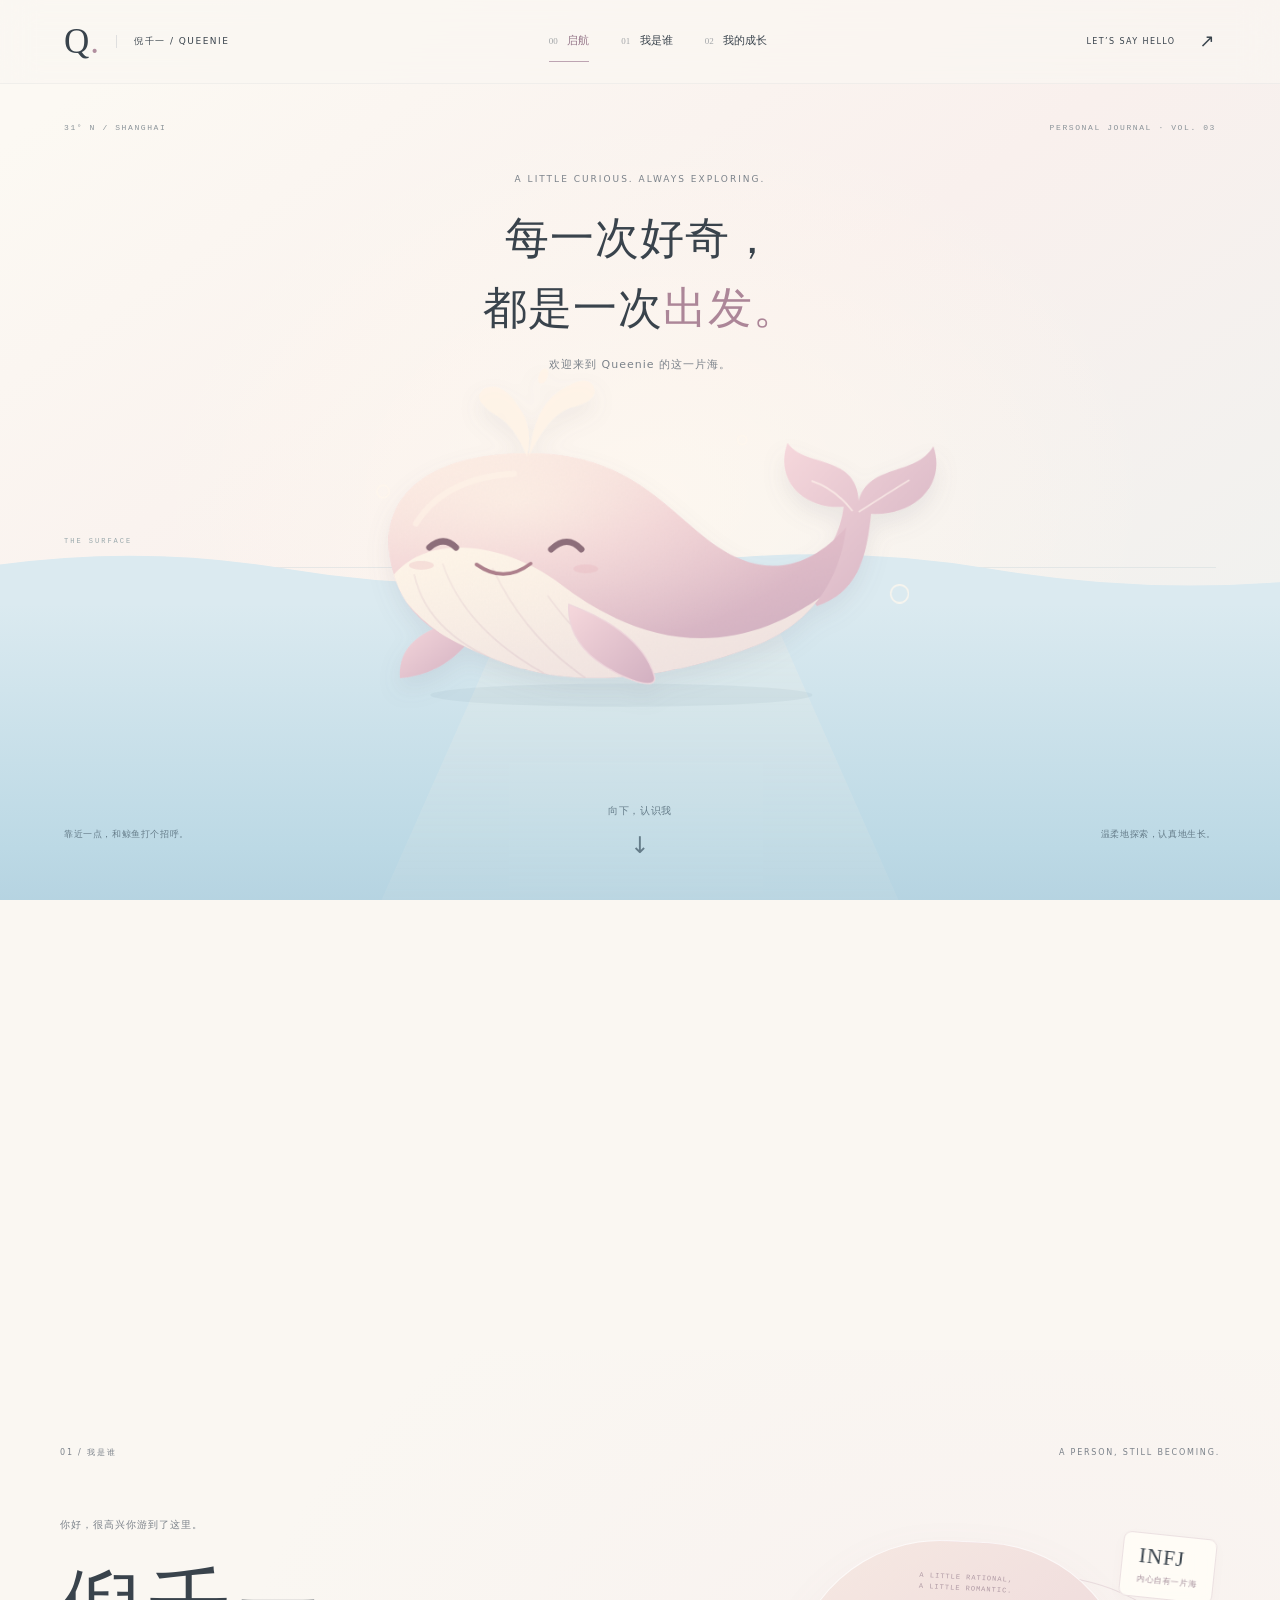
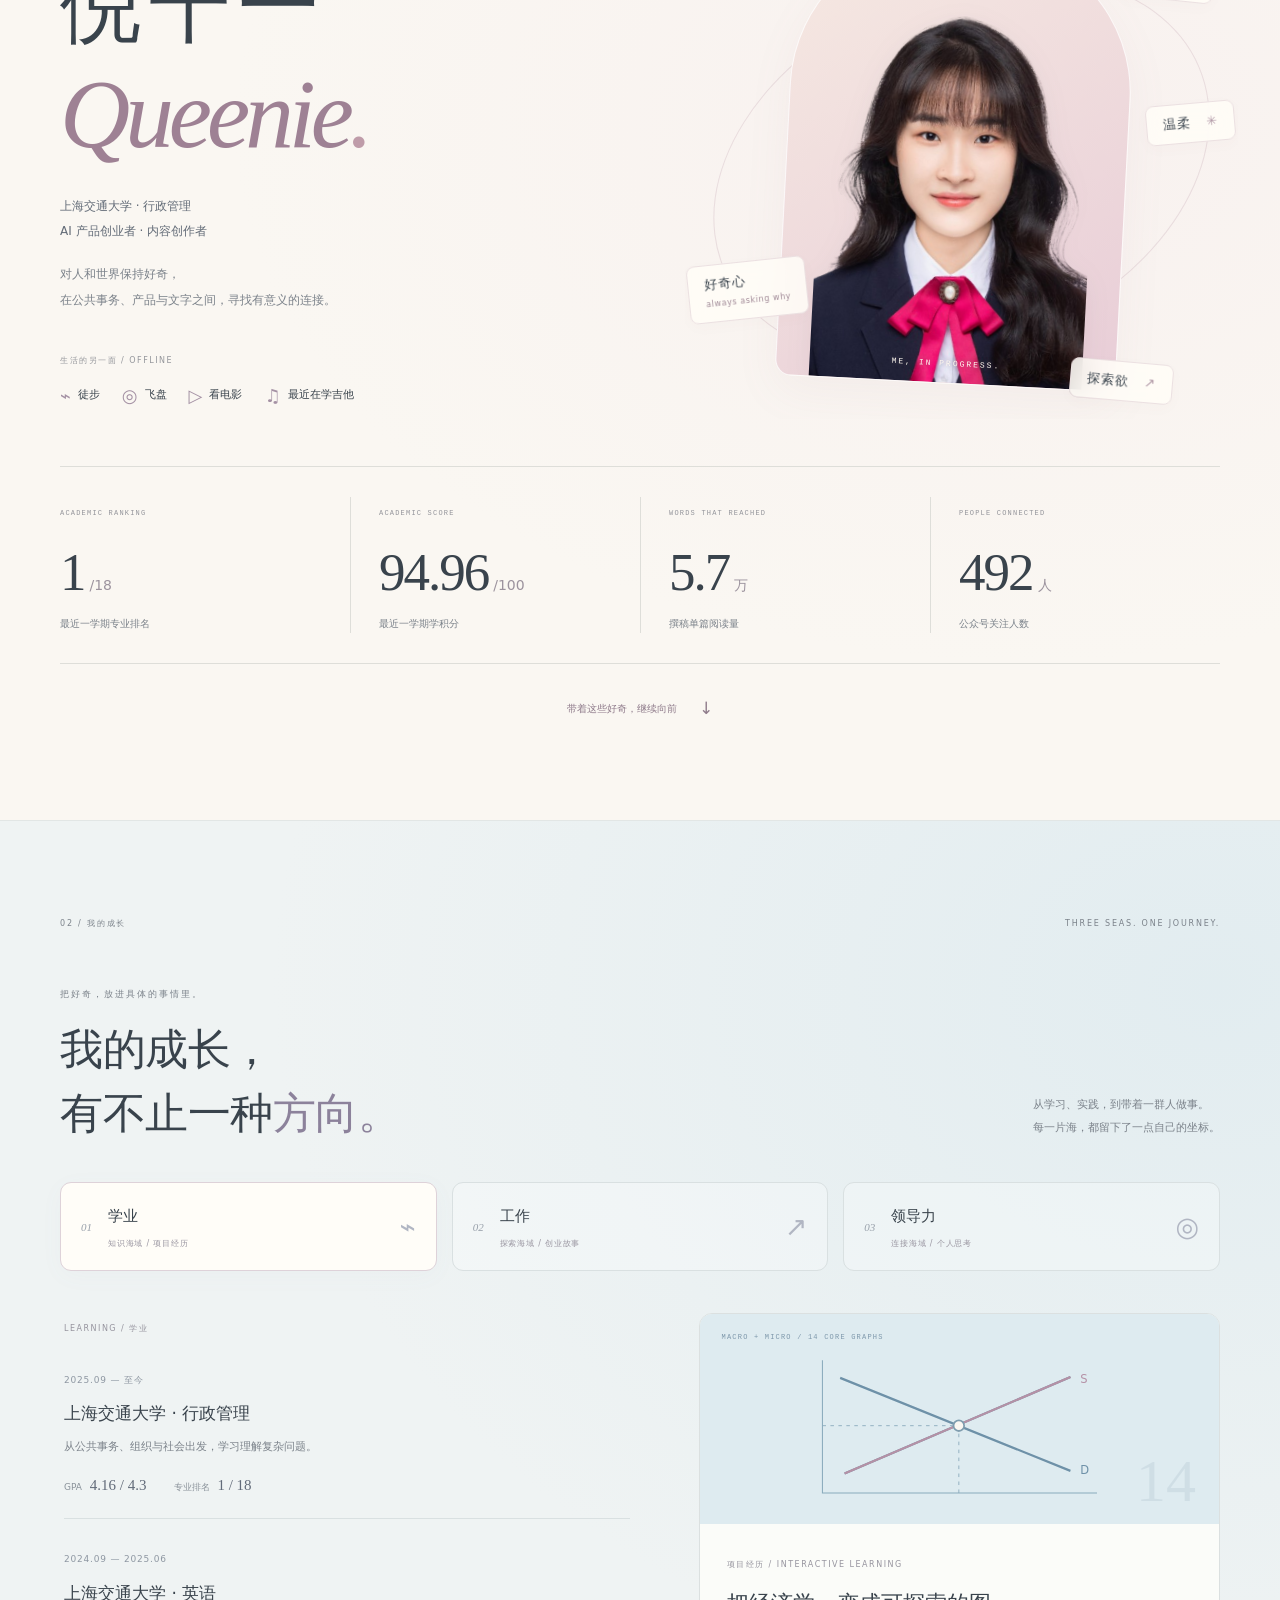
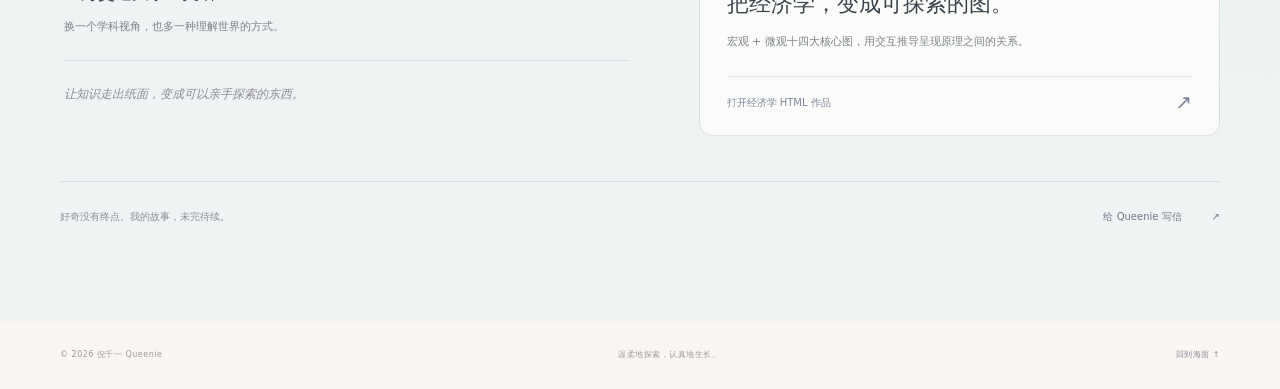
<file: index.html>
<!doctype html>
<html lang="zh-CN"><head><meta charset="utf-8"><meta name="viewport" content="width=device-width,initial-scale=1"><meta name="theme-color" content="#faf7f2"><meta name="description" content="倪千一 Queenie，上海交通大学行政管理学生、AI 产品创业者、内容创作者。好奇、探索，驶向自己的海域。"><title>倪千一 Queenie · 未完待续</title><link rel="icon" href="whale-mark.svg" type="image/svg+xml"><link rel="stylesheet" href="style.css"></head>
<body><a class="skip" href="#about">跳过启动页，认识我</a><div class="progress" aria-hidden="true"></div>
<header class="header"><a href="#surface" class="brand" aria-label="返回鲸鱼启动页">Q<span>.</span><small>倪千一 / QUEENIE</small></a><nav aria-label="主导航"><a href="#surface" class="active" data-nav="surface"><span>00</span> 启航</a><a href="#about" data-nav="about"><span>01</span> 我是谁</a><a href="#growth" data-nav="growth"><span>02</span> 我的成长</a></nav><a class="header-note" href="mailto:nicole-niqianyi@sjtu.edu.cn">LET’S SAY HELLO <span>↗</span></a></header>
<main>
<section id="surface" class="launch" aria-labelledby="launch-title"><div class="launch-stage"><div class="sky-glow" aria-hidden="true"></div><div class="scene-coordinates" aria-hidden="true"><span>31° N / SHANGHAI</span><span>PERSONAL JOURNAL · VOL. 03</span></div><div class="launch-heading"><p class="eyebrow">A LITTLE CURIOUS. ALWAYS EXPLORING.</p><h1 id="launch-title">每一次好奇，<br>都是一次<span>出发。</span></h1><p class="launch-subtitle">欢迎来到 Queenie 的这一片海。</p></div><div class="horizon-label" aria-hidden="true"><i></i><span>THE SURFACE</span><i></i></div><div class="ocean" aria-hidden="true"><svg class="sea-line" viewBox="0 0 1440 110" preserveAspectRatio="none"><path d="M0 65Q180 10 360 55T720 55T1080 55T1440 65V110H0Z"/></svg><div class="waterlight"></div><span class="sea-depth">INTO THE BLUE / 向更深处探索</span><svg class="sea-floor-lines" viewBox="0 0 1440 300" preserveAspectRatio="none"><path d="M0 70Q300 0 600 70T1440 40M-50 150q300-60 600 0t950 0M-50 250q300-70 600 0t950 0"/></svg></div><div class="whale-travel" id="whale-travel"><div class="greeting-bubble" id="whale-greeting" aria-hidden="true">嗨，很高兴在这里遇见你。<span>点我，认识 Queenie ↗</span></div><button class="whale-button" id="whale" aria-label="和鲸鱼打招呼，展开倪千一的个人介绍" aria-haspopup="dialog"><svg viewBox="0 0 720 450" xmlns="http://www.w3.org/2000/svg" role="img" aria-label="一只温柔的淡粉色鲸鱼，靠近时会睁眼并挥动鳍打招呼"><defs><linearGradient id="body-color" x1=".2" y1="0" x2=".8" y2="1"><stop stop-color="#fbe4df"/><stop offset=".4" stop-color="#ecc4ce"/><stop offset="1" stop-color="#cdaebf"/></linearGradient><linearGradient id="belly-color" x1="0" y1="0" x2=".8" y2="1"><stop stop-color="#fff6e9"/><stop offset="1" stop-color="#eee0df"/></linearGradient><linearGradient id="fin-color" x1="0" x2="1" y1="0" y2="1"><stop stop-color="#f6d8dc"/><stop offset="1" stop-color="#d2b0c1"/></linearGradient><radialGradient id="body-light" cx=".28" cy=".2" r=".7"><stop stop-color="#fff5e8" stop-opacity=".75"/><stop offset="1" stop-color="#fff5e8" stop-opacity="0"/></radialGradient><filter id="whale-shadow" x="-20%" y="-20%" width="150%" height="160%"><feDropShadow dx="0" dy="12" stdDeviation="12" flood-color="#807c8e" flood-opacity=".13"/></filter><filter id="whale-grain"><feTurbulence type="fractalNoise" baseFrequency=".48" numOctaves="3" stitchTiles="stitch"/><feColorMatrix type="saturate" values="0"/><feComponentTransfer><feFuncA type="linear" slope=".035"/></feComponentTransfer><feBlend in="SourceGraphic" mode="soft-light"/></filter><clipPath id="whale-clip"><path d="M86 250C53 159 117 105 230 105c126-3 168 77 225 110 49 29 96 20 137-27-7 58-37 107-101 133-95 37-205 52-291 17-67-26-99-47-114-88Z"/></clipPath></defs>
<ellipse class="whale-shadow" cx="339" cy="377" rx="215" ry="13" fill="#829ca9" opacity=".1"/>
<g class="whale-float" filter="url(#whale-shadow)"><g class="tail"><path d="M538 245q45-29 51-80c-42 4-79-28-63-72 17 28 77 12 80 65 12-42 64-27 84-61 15 43-21 79-70 76-6 60-20 89-61 104Z" fill="url(#fin-color)"/><path d="M599 170q-19-25-46-34m53 35q31-20 57-36" fill="none" stroke="#fff4ed" stroke-width="2" opacity=".65"/></g><path d="M152 294q-66 17-62 64 52-4 84-50" fill="url(#fin-color)"/><path d="M86 250C53 159 117 105 230 105c126-3 168 77 225 110 49 29 96 20 137-27-7 58-37 107-101 133-95 37-205 52-291 17-67-26-99-47-114-88Z" fill="url(#body-color)"/><g clip-path="url(#whale-clip)"><path d="M79 247c37-53 126-44 190 4 93 72 202 92 312 2-32 79-183 134-304 108-88-17-158-47-198-114Z" fill="url(#belly-color)"/><path d="M106 241q15 71 114 106m-82-118q26 77 122 128m-66-123q36 77 105 124m-43-93q38 53 89 89" fill="none" stroke="#d8bcc6" stroke-width="2" opacity=".35"/><path d="M86 250C53 159 117 105 230 105c126-3 168 77 225 110 49 29 96 20 137-27-7 58-37 107-101 133-95 37-205 52-291 17-67-26-99-47-114-88Z" fill="url(#body-light)"/><rect x="50" y="90" width="600" height="290" fill="transparent" filter="url(#whale-grain)"/></g><path d="M108 184c24-39 67-54 110-56" fill="none" stroke="#fff5e9" stroke-width="7" opacity=".45" stroke-linecap="round"/><g class="whale-face"><g class="closed-eyes" fill="none" stroke="#8d6e7a" stroke-width="7" stroke-linecap="round"><path d="M123 211q16-14 30 0M260 213q18-17 34 0"/></g><g class="open-eyes"><ellipse cx="139" cy="207" rx="7" ry="10" fill="#735968"/><ellipse cx="277" cy="209" rx="7" ry="10" fill="#735968"/><circle cx="141" cy="204" r="2.2" fill="#fff8ef"/><circle cx="279" cy="206" r="2.2" fill="#fff8ef"/></g><path d="M176 230q31 22 61-1" fill="none" stroke="#ad808c" stroke-width="4" stroke-linecap="round"/><ellipse cx="114" cy="231" rx="14" ry="5" fill="#e5abb7" opacity=".28"/><ellipse cx="299" cy="235" rx="14" ry="5" fill="#e5abb7" opacity=".28"/></g><path class="pectoral-fin" d="M280 275c13 5 81 29 96 80 6 19-35 5-65-17-21-16-33-39-31-63Z" fill="url(#fin-color)" stroke="#eed6dc" stroke-width="1.5"/><g class="spout" fill="#fff3e6" opacity=".75"><path d="M233 109q-15-37-37-48-27-18-11-29 22-10 43 28 11 18 5 49Z"/><path d="M235 108q6-55 34-73 35-23 40-1 1 13-28 20-25 9-46 54Z"/><ellipse cx="251" cy="18" rx="5" ry="9" transform="rotate(22 251 18)"/></g></g><g class="bubbles" fill="none" stroke="#fff7ed" stroke-width="1.8" opacity=".8"><circle cx="71" cy="148" r="7"/><circle cx="652" cy="263" r="10"/><circle cx="475" cy="90" r="5"/></g></svg></button></div><div class="launch-bottom"><span id="whale-hint">靠近一点，和鲸鱼打个招呼。</span><a class="scroll-cue" href="#about">向下，认识我 <span>↓</span></a><span>温柔地探索，认真地生长。</span></div></div></section>
<section id="about" class="about section" aria-labelledby="about-title"><div class="wrap"><div class="section-label"><span>01 / 我是谁</span><span>A PERSON, STILL BECOMING.</span></div><div class="about-grid"><div class="about-copy"><p class="eyebrow">你好，很高兴你游到了这里。</p><h2 id="about-title"><span class="name-cn">倪千一</span><span class="name-en">Queenie<span>.</span></span></h2><p class="roles">上海交通大学 · 行政管理<br>AI 产品创业者 · 内容创作者</p><p class="about-intro">对人和世界保持好奇，<br>在公共事务、产品与文字之间，寻找有意义的连接。</p><div class="interests"><span class="interests-label">生活的另一面 / OFFLINE</span><ul><li><span aria-hidden="true">⌁</span>徒步</li><li><span aria-hidden="true">◎</span>飞盘</li><li><span aria-hidden="true">▷</span>看电影</li><li><span aria-hidden="true">♫</span>最近在学吉他</li></ul></div></div><div class="portrait-composition"><div class="portrait-orbit" aria-hidden="true"></div><div class="portrait-frame"><span class="photo-label">A LITTLE RATIONAL,<br>A LITTLE ROMANTIC.</span><img src="queenie.png" alt="倪千一 Queenie 的个人头像" width="414" height="602" loading="lazy"><span class="photo-caption">ME, IN PROGRESS.</span></div><span class="person-tag tag-infj">INFJ<span>内心自有一片海</span></span><span class="person-tag tag-gentle">温柔 <i>✳</i></span><span class="person-tag tag-curious">好奇心 <span>always asking why</span></span><span class="person-tag tag-explore">探索欲 <i>↗</i></span></div></div><div class="stats" aria-label="个人数据亮点"><div><span class="stat-kicker">ACADEMIC RANKING</span><strong>1<small>/18</small></strong><p>最近一学期专业排名</p></div><div><span class="stat-kicker">ACADEMIC SCORE</span><strong>94.96<small>/100</small></strong><p>最近一学期学积分</p></div><div><span class="stat-kicker">WORDS THAT REACHED</span><strong>5.7<small>万</small></strong><p>撰稿单篇阅读量</p></div><div><span class="stat-kicker">PEOPLE CONNECTED</span><strong>492<small>人</small></strong><p>公众号关注人数</p></div></div><a class="next-link" href="#growth">带着这些好奇，继续向前 <span>↓</span></a></div></section>
<section id="growth" class="growth section" aria-labelledby="growth-title"><div class="wrap"><div class="section-label"><span>02 / 我的成长</span><span>THREE SEAS. ONE JOURNEY.</span></div><div class="growth-heading"><div><p class="eyebrow">把好奇，放进具体的事情里。</p><h2 id="growth-title">我的成长，<br>有不止一种<span>方向。</span></h2></div><p>从学习、实践，到带着一群人做事。<br>每一片海，都留下了一点自己的坐标。</p></div><div class="sea-tabs" role="tablist" aria-label="成长的三片海域"><button id="tab-academic" type="button" role="tab" aria-selected="true" aria-controls="panel-academic" tabindex="0" data-sea="academic"><span class="sea-number">01</span><span><strong>学业</strong><small>知识海域 / 项目经历</small></span><span class="sea-symbol" aria-hidden="true">⌁</span></button><button id="tab-practice" type="button" role="tab" aria-selected="false" aria-controls="panel-practice" tabindex="-1" data-sea="practice"><span class="sea-number">02</span><span><strong>工作</strong><small>探索海域 / 创业故事</small></span><span class="sea-symbol" aria-hidden="true">↗</span></button><button id="tab-leadership" type="button" role="tab" aria-selected="false" aria-controls="panel-leadership" tabindex="-1" data-sea="leadership"><span class="sea-number">03</span><span><strong>领导力</strong><small>连接海域 / 个人思考</small></span><span class="sea-symbol" aria-hidden="true">◎</span></button></div>
<div class="sea-panels"><div id="panel-academic" class="sea-panel" role="tabpanel" aria-labelledby="tab-academic" tabindex="0"><div class="panel-main"><span class="mini-label">LEARNING / 学业</span><article class="entry"><span class="date">2025.09 — 至今</span><h3>上海交通大学 · 行政管理</h3><p>从公共事务、组织与社会出发，学习理解复杂问题。</p><div class="grade-strip"><span>GPA <strong>4.16 / 4.3</strong></span><span>专业排名 <strong>1 / 18</strong></span></div></article><article class="entry"><span class="date">2024.09 — 2025.06</span><h3>上海交通大学 · 英语</h3><p>换一个学科视角，也多一种理解世界的方式。</p></article><p class="panel-note">让知识走出纸面，变成可以亲手探索的东西。</p></div><a class="sea-project economics-project" href="economics.html" target="_blank" rel="noopener" aria-label="打开经济学原理十四大核心图交互网站（新页面）"><div class="project-visual" aria-hidden="true"><span>MACRO + MICRO / 14 CORE GRAPHS</span><svg viewBox="0 0 420 210"><path d="M55 25v150h310" fill="none" stroke="#8aabbd" stroke-width="1.2"/><path d="m75 45 260 105M80 153l255-109" fill="none" stroke="#6e91a8" stroke-width="2.5"/><path d="m80 153 255-109" stroke="#b591a6" stroke-width="2.5"/><path d="M209 99v76M55 99h154" fill="none" stroke="#8aabbd" stroke-dasharray="4 5"/><circle cx="209" cy="99" r="6" fill="#faf7f2" stroke="#7f9daf" stroke-width="2"/><text x="346" y="51" fill="#b591a6" font-size="13">S</text><text x="346" y="154" fill="#6e91a8" font-size="13">D</text></svg><b>14</b></div><div class="project-copy"><span class="mini-label">项目经历 / INTERACTIVE LEARNING</span><h3>把经济学，变成可探索的图。</h3><p>宏观 + 微观十四大核心图，用交互推导呈现原理之间的关系。</p><span class="project-link">打开经济学 HTML 作品 <span>↗</span></span></div></a></div>
<div id="panel-practice" class="sea-panel" role="tabpanel" aria-labelledby="tab-practice" tabindex="0" hidden><div class="panel-main"><span class="mini-label">IN THE REAL WORLD / 工作</span><article class="entry"><span class="date">2026</span><h3>群忆智能 · 留白际算</h3><p>负责产品运营，走进产品与用户的真实场景。</p></article><article class="entry"><span class="date">2026.07.06 — 08.16</span><h3>陆家嘴金融城政务实习</h3><p>从课堂里的公共事务，走向实际工作。</p></article><article class="entry"><span class="date">02.01 — 02.28</span><h3>兰迪律师实习</h3></article></div><a class="sea-project venn-project" href="venn.html" target="_blank" rel="noopener" aria-label="打开 Venn 唯一三端交互原型（新页面）"><div class="project-visual venn-visual" aria-hidden="true"><span>WHERE OUR WORLDS MEET</span><div class="venn-circles"></div><div class="venn-logo">Venn<small>唯一</small></div></div><div class="project-copy"><span class="mini-label">创业故事 / FROM AN IDEA TO A PRODUCT</span><h3>从一次连接的想法，到 Venn。</h3><p>2026 年创建上海潜意智能科技有限公司，开启 AI 社交产品创业。入选交大首届超级交子孵化器 AI Builder School。</p><span class="project-link">体验 Venn 三端交互原型 <span>↗</span></span></div></a></div>
<div id="panel-leadership" class="sea-panel" role="tabpanel" aria-labelledby="tab-leadership" tabindex="0" hidden><div class="panel-main"><span class="mini-label">BRINGING PEOPLE TOGETHER / 领导力</span><article class="entry"><span class="date">2025 — 2026</span><h3>校友联络服务大学生发展协会</h3><p>秘书处部长、公众号负责人。从零创建公众号，单学期主推 6 篇推文，参与招新面试与迎新大会核心策划。</p></article><article class="entry"><span class="date">130 周年校庆</span><h3>1982 级本科校友毕业四十周年返校主题大会</h3><p>担任总负责人，把一场相聚落到每一个细节。</p></article><details class="more-experiences"><summary>更多校园与公益经历 <span>＋</span></summary><ul><li><strong>2025.11.29</strong>全球校友代表大会暨第十三届校友组织联席会议 · 核心负责人、控台总负责</li><li><strong>2025.09.20</strong>「爱交大 · 久爱你」校友伉俪返校活动 · 核心负责人、台下志愿者调控总负责</li><li>中国模拟联合国大会长期志愿者；太阳花支教，为外来务工子女教授英语。</li><li>入校后累计劳动教育学时 <strong>189 小时</strong>。</li><li>青马学校「求索」分校第十期入党积极分子培训班优秀学员；2025 年度优秀团员。</li></ul></details></div><a class="sea-project writing-project" href="https://mp.weixin.qq.com/s/QFxNqAUan5FsiVDstA7_CQ" target="_blank" rel="noopener" aria-label="在微信阅读我的真实撰稿（新页面）"><div class="writing-visual" aria-hidden="true"><span>WORDS THAT CONNECT</span><span class="quote-mark">“</span><p>写下来，<br>也让更多故事被看见。</p><i>Queenie</i></div><div class="project-copy"><span class="mini-label">个人思考 / WORDS & OBSERVATIONS</span><h3>在文字里，继续认识人与世界。</h3><p>这里留下一篇我真实撰写的公众号文章。撰稿曾获上海交通大学官方媒体公众号置顶推送。</p><span class="project-link">阅读公众号原文 <span>↗</span></span></div></a></div></div>
<div class="growth-end"><span>好奇没有终点。我的故事，未完待续。</span><a href="mailto:nicole-niqianyi@sjtu.edu.cn">给 Queenie 写信 <span>↗</span></a></div></div></section>
</main><footer class="wrap"><span>© 2026 倪千一 Queenie</span><span>温柔地探索，认真地生长。</span><a href="#surface">回到海面 ↑</a></footer>
<dialog id="intro-dialog" aria-labelledby="intro-dialog-title"><button class="dialog-close" aria-label="关闭个人介绍">×</button><span class="mini-label">A NOTE FROM QUEENIE</span><h2 id="intro-dialog-title">嗨，我是倪千一。<br><em>也可以叫我 Queenie。</em></h2><p>一个温柔、好奇、喜欢探索的 INFJ。<br>在交大学习行政管理，也在尝试 AI 产品创业与写作。</p><p>喜欢徒步、飞盘和电影，最近在学吉他。<br>很高兴在这一片海里，与你相遇。</p><a class="button" id="meet-queenie" href="#about">继续认识我 <span>↓</span></a></dialog><div class="sr-only" id="announcement" role="status" aria-live="polite"></div><script src="app.js"></script></body></html>
</file>
<file: style.css>
@charset "UTF-8";
/* Decorative orbit stays within the portrait area on narrow screens. */
.portrait-composition{overflow:clip;overflow-clip-margin:18px}
:root{--cream:#faf7f2;--ink:#39434c;--muted:#7b828a;--pink:#e8c7ce;--blue:#dcebf0;--line:#deded9;--serif:"Songti SC","STSong","SimSun",serif;--sans:"PingFang SC","Microsoft YaHei",system-ui,sans-serif;--dive:0}*{box-sizing:border-box}html{scroll-behavior:smooth;scroll-padding-top:102px}body{margin:0;background:var(--cream);color:var(--ink);font:14px/1.9 var(--sans)}a{color:inherit;text-decoration:none}button{font:inherit;color:inherit;cursor:pointer;border:0;background:none}button,a{touch-action:manipulation;-webkit-tap-highlight-color:transparent}button:focus-visible,a:focus-visible,summary:focus-visible,[tabindex="0"]:focus-visible{outline:2px solid #9d8299;outline-offset:6px}h1,h2,h3,p{margin:0}h1,h2,h3{font-weight:400}svg{display:block;width:100%;height:100%}[hidden]{display:none!important}.wrap{width:min(1160px,calc(100% - 112px));margin:auto}.skip{position:fixed;top:-100px;left:16px;background:var(--ink);color:var(--cream);z-index:100;padding:10px 20px}.skip:focus{top:14px}.sr-only{position:absolute;width:1px;height:1px;overflow:hidden;clip:rect(0,0,0,0);white-space:nowrap}.progress{height:2px;position:fixed;top:0;left:0;width:100%;background:#bba1ae;transform:scaleX(0);transform-origin:left;z-index:100}.header{position:fixed;top:0;left:0;width:100%;height:84px;padding:0 5%;display:flex;justify-content:space-between;align-items:center;gap:25px;z-index:50;background:#faf7f2ad;backdrop-filter:blur(18px);-webkit-backdrop-filter:blur(18px);border-bottom:1px solid #c8caca32}.brand{display:flex;align-items:center;gap:17px;font:35px Georgia,serif}.brand>span{color:#b18f9f;margin-left:-16px}.brand small{font:9px var(--sans);letter-spacing:1.5px;padding-left:17px;border-left:1px solid #b8bcc36b}.header nav{display:flex;align-items:center;gap:32px;font-size:11px}.header nav a{padding:10px 0;border-bottom:1px solid transparent;transition:color .2s,border .2s}.header nav a>span{font:9px Georgia,serif;color:#a2a5a8;margin-right:6px}.header nav a.active{color:#96778a;border-color:#bda4b2}.header-note{font-size:8px;letter-spacing:1.4px;display:flex;gap:24px;align-items:center}.header-note>span{font-size:18px}.eyebrow{font-size:9px;letter-spacing:2px;color:var(--muted)}
.launch{height:150svh;min-height:1050px;position:relative}.launch-stage{height:100svh;min-height:680px;position:sticky;top:0;overflow:hidden;background:linear-gradient(145deg,#fcf9f3 8%,#f9f0ed 48%,#edf2f0 100%);isolation:isolate}.sky-glow{position:absolute;inset:0;background:radial-gradient(ellipse at 51% 55%,#fffaf0b0,transparent 55%);pointer-events:none}.scene-coordinates{position:absolute;top:123px;left:5%;right:5%;display:flex;justify-content:space-between;font:8px monospace;letter-spacing:1.6px;color:#8a9399;opacity:calc(1 - var(--dive)*.7)}.launch-heading{position:absolute;top:19%;left:0;width:100%;text-align:center;z-index:2;opacity:calc(1 - var(--dive)*.95);transform:translateY(calc(var(--dive)*-35px));pointer-events:none}.launch-heading h1{font:clamp(35px,3.4vw,49px)/1.6 var(--serif);letter-spacing:1px;margin:16px 0 12px}.launch-heading h1>span{color:#ac8698}.launch-subtitle{color:var(--muted);font-size:11px;letter-spacing:1px}.horizon-label{position:absolute;left:5%;right:5%;top:63%;display:flex;gap:20px;align-items:center;color:#9aa9ac;font:7px monospace;letter-spacing:2px;opacity:calc(1 - var(--dive));pointer-events:none}.horizon-label i{height:1px;background:#cbd7da70;flex:1}.horizon-label>span{position:absolute;left:0;top:-30px}.ocean{position:absolute;top:calc(67% - var(--dive)*32%);bottom:-35%;left:-5%;width:110%;background:linear-gradient(180deg,#dbeaf0 0%,#bcd9e5 40%,#91b4cc 100%);z-index:0;transition:background .2s}.sea-line{position:absolute;top:-70px;height:72px;left:0;fill:#dbeaf0}.waterlight{position:absolute;top:0;left:50%;height:70%;width:45%;transform:translateX(-50%);background:linear-gradient(180deg,#fff4e878,transparent);clip-path:polygon(30% 0,70% 0,100% 100%,0 100%);filter:blur(22px);opacity:.5}.sea-depth{position:absolute;top:55%;right:10%;font:8px monospace;letter-spacing:2px;color:#658aa5;opacity:var(--dive)}.sea-floor-lines{position:absolute;bottom:12%;height:40%;width:100%;fill:none;stroke:#edf6f6;stroke-width:1;opacity:.3}.whale-travel{position:absolute;top:40%;left:50%;width:min(640px,50vw);z-index:3;transform:translate(calc(-50% - var(--dive)*17vw),calc(var(--dive)*25vh)) rotate(calc(var(--dive)*-18deg)) scale(calc(1 - var(--dive)*.22));will-change:transform}.whale-button{width:100%;padding:0;display:block;position:relative;border-radius:50%;-webkit-tap-highlight-color:transparent}.whale-button>svg{overflow:visible}.whale-float{animation:whale-float 6.5s ease-in-out infinite;transform-origin:center}.tail{transform-origin:540px 230px;animation:tail-drift 6.5s ease-in-out infinite}.whale-shadow{opacity:calc(.1 - var(--dive)*.1)}.open-eyes{opacity:0;transform:scaleY(.2);transform-origin:200px 208px;transition:opacity .2s,transform .3s}.closed-eyes{opacity:1;transition:opacity .2s}.whale-travel.awake .open-eyes{opacity:1;transform:scaleY(1)}.whale-travel.awake .closed-eyes{opacity:0}.pectoral-fin{transform-origin:280px 275px}.whale-travel.awake .pectoral-fin{animation:fin-hello 1.6s ease-in-out infinite}.greeting-bubble{position:absolute;right:1%;top:3%;padding:13px 20px;background:#fffaf3e8;backdrop-filter:blur(12px);border:1px solid #fffdf7;border-radius:12px;color:#8c7081;font-size:11px;box-shadow:0 10px 30px #a78f9c12;transform:translateY(9px) rotate(4deg);opacity:0;transition:opacity .3s,transform .3s;pointer-events:none;z-index:3;white-space:nowrap}.greeting-bubble:after{content:"";position:absolute;left:20%;bottom:-6px;border-top:7px solid #fffaf3e8;border-inline:7px solid transparent}.greeting-bubble>span{font-size:8px;display:block;letter-spacing:1px;margin-top:3px;color:#a18d99}.awake .greeting-bubble{opacity:1;transform:translateY(0) rotate(4deg)}.launch-bottom{position:absolute;bottom:32px;left:5%;right:5%;z-index:4;display:flex;justify-content:space-between;align-items:center;color:#657c89;font-size:9px;letter-spacing:.6px}.launch-bottom>span{width:30%}.launch-bottom>span:last-child{text-align:right}.scroll-cue{display:flex;flex-direction:column;align-items:center;font-size:10px;gap:4px}.scroll-cue>span{font-size:23px;animation:scroll-nudge 2.4s ease-in-out infinite}
.section{padding-block:95px}.section-label{display:flex;justify-content:space-between;font-size:8px;letter-spacing:1.8px;color:var(--muted);gap:20px;margin-bottom:55px}.about{position:relative;background:var(--cream)}.about:before{content:"";position:absolute;inset:0;pointer-events:none;background:radial-gradient(ellipse at 80% 35%,#f1dbe436,transparent 55%)}.about>.wrap{position:relative}.about-grid{display:grid;grid-template-columns:1.1fr 1fr;align-items:center;gap:75px}.about-copy>.eyebrow{font-size:10px;letter-spacing:1px;margin-bottom:23px}.name-cn{display:block;font:clamp(58px,6.3vw,83px)/1.25 var(--serif);letter-spacing:8px}.name-en{display:block;font:italic clamp(65px,7.6vw,105px)/1.1 Georgia,serif;letter-spacing:-5px;margin:3px 0 26px;color:#9e8194}.name-en>span{color:#bf9ca9}.roles{font-size:12px;line-height:2.1;color:#626b77}.about-intro{font-size:12px;color:var(--muted);line-height:2.1;margin-top:18px}.interests{margin-top:32px}.interests-label{font-size:8px;letter-spacing:1.5px;color:#94969b}.interests ul{list-style:none;display:flex;gap:22px;flex-wrap:wrap;margin:14px 0 0;padding:0}.interests li{font-size:11px;display:flex;gap:7px;align-items:center;white-space:nowrap}.interests li>span{font-size:18px;line-height:1;color:#a491a4}.portrait-composition{height:480px;position:relative;min-width:0}.portrait-frame{position:absolute;inset:20px 18% 17px 16%;background:linear-gradient(145deg,#f6e9e2,#e8cdd7);border-radius:150px 150px 16px 16px;overflow:hidden;transform:rotate(3deg);box-shadow:0 16px 45px #a1839610;border:1px solid #fffc}.portrait-frame img{position:absolute;bottom:0;left:0;width:100%;height:90%;object-fit:contain;object-position:bottom;filter:drop-shadow(0 5px 12px #65515d15)}.photo-label{font:7px/1.6 monospace;letter-spacing:1px;position:absolute;top:30px;left:0;right:0;text-align:center;color:#b09aa5;z-index:1}.photo-caption{position:absolute;bottom:15px;left:0;right:0;text-align:center;color:#fff9ef;letter-spacing:2px;font:8px monospace;z-index:1;text-shadow:0 0 5px #80758880}.portrait-orbit{position:absolute;top:14%;left:0;width:100%;height:75%;border:1px solid #d9c5cc80;border-radius:50%;transform:rotate(-23deg)}.person-tag{position:absolute;z-index:2;background:#fffdf7dc;backdrop-filter:blur(12px);border:1px solid #ebe0e1;box-shadow:0 4px 15px #70515c06;padding:10px 16px;border-radius:8px;font-size:13px;line-height:1.4;letter-spacing:1px}.person-tag>span{display:block;font:8px/1.6 var(--sans);letter-spacing:.6px;color:#a18a97;margin-top:5px}.person-tag i{font-style:normal;margin-left:10px;color:#b29aa7}.tag-infj{top:3%;right:1%;transform:rotate(6deg);font:21px Georgia,serif}.tag-gentle{top:38%;right:-3%;transform:rotate(-5deg)}.tag-curious{bottom:17%;left:-3%;transform:rotate(-6deg)}.tag-explore{bottom:0;right:9%;transform:rotate(5deg)}.stats{display:grid;grid-template-columns:repeat(4,1fr);gap:0;border-top:1px solid var(--line);border-bottom:1px solid var(--line);padding:30px 0;margin-top:60px}.stats>div{padding:0 28px;border-left:1px solid var(--line)}.stats>div:first-child{padding-left:0;border:0}.stat-kicker{font:7px monospace;letter-spacing:1.2px;color:#93949a}.stats strong{display:block;font:53px/1.2 Georgia,serif;letter-spacing:-2px;margin-top:17px;white-space:nowrap}.stats small{font:14px var(--sans);letter-spacing:0;color:#9c939e;margin-left:5px}.stats p{font-size:10px;color:var(--muted);margin-top:10px}.next-link{font-size:10px;display:flex;justify-content:center;gap:22px;align-items:center;color:#8f7b8b;margin:28px auto 0;width:max-content;max-width:100%}.next-link>span{font-size:17px}
.growth{background:#eff3f3;position:relative;border-top:1px solid #e2e6e5}.growth:before{content:"";position:absolute;inset:0;background:radial-gradient(ellipse at 95% 15%,#d5e6ed80,transparent 55%);pointer-events:none}.growth>.wrap{position:relative}.growth-heading{display:flex;justify-content:space-between;align-items:flex-end;gap:35px;margin-bottom:35px}.growth-heading h2{font:43px/1.5 var(--serif);letter-spacing:-.5px;margin-top:15px}.growth-heading h2>span{color:#8c829b}.growth-heading>p{font-size:11px;color:var(--muted);padding-bottom:8px;line-height:2.1}.sea-tabs{display:grid;grid-template-columns:repeat(3,1fr);gap:15px;margin:35px 0 0}.sea-tabs button{display:flex;align-items:center;text-align:left;gap:16px;padding:18px 20px;border:1px solid #d9e0e1;background:#ffffff45;border-radius:11px;transition:background .25s,box-shadow .25s,border-color .25s;min-width:0}.sea-tabs button[aria-selected="true"]{background:#fffdf8;border-color:#ded2d9;box-shadow:0 5px 25px #6c829c09}.sea-tabs button:hover{background:#fffdf8bb}.sea-number{font:italic 11px Georgia,serif;color:#98a0aa}.sea-tabs strong{font-size:15px;display:block;font-weight:400}.sea-tabs small{font-size:8px;display:block;color:#9a96a1;letter-spacing:.8px;margin-top:5px}.sea-symbol{margin-left:auto;font-size:27px;color:#b1b6c3}.sea-panel{display:grid;grid-template-columns:1.1fr 1fr;gap:65px;padding:42px 0 0;animation:panel-enter .4s ease;min-height:460px}.mini-label{font-size:8px;letter-spacing:1.5px;color:#96949e}.panel-main{padding:0 4px}.entry{margin-top:25px;border-bottom:1px solid #d9e0e1;padding-bottom:22px}.entry h3{font-size:17px;margin:8px 0 8px;line-height:1.7}.entry p{font-size:11px;line-height:2;color:var(--muted)}.date{font:9px Georgia,var(--sans);letter-spacing:.8px;color:#8d96a1}.grade-strip{display:flex;gap:27px;font-size:9px;margin-top:19px;color:#8a929a}.grade-strip strong{font:15px Georgia,serif;color:#626b79;margin-left:5px}.panel-note{font:italic 12px var(--serif);color:#8d8b96;padding-top:25px}.sea-project{border:1px solid #dbe0e0;border-radius:13px;background:#fbfcf9;overflow:hidden;display:flex;flex-direction:column;transition:transform .25s,box-shadow .25s;align-self:start}.sea-project:hover{transform:translateY(-4px);box-shadow:0 15px 35px #7d8d9f12}.project-visual{height:210px;background:#deebf0;position:relative;overflow:hidden;flex:none}.project-visual>span{position:absolute;top:19px;left:22px;font:7px monospace;letter-spacing:1.2px;color:#7d97aa;z-index:2}.project-visual>svg{padding:24px 20px 0}.project-visual>b{position:absolute;right:23px;bottom:8px;font:60px Georgia,serif;color:#88a2b32b;font-weight:400}.project-copy{padding:25px 27px 23px;flex:1}.project-copy h3{font:22px/1.6 var(--serif);margin:10px 0}.project-copy p{font-size:11px;line-height:2;color:var(--muted)}.project-link{display:flex;justify-content:space-between;align-items:center;font-size:10px;color:#7c8498;margin-top:23px;border-top:1px solid #e1e3e3;padding-top:15px}.project-link>span{font-size:20px;line-height:1}.venn-visual{background:#eadde1}.venn-visual>span{color:#a58b99}.venn-circles:before,.venn-circles:after{content:"";position:absolute;top:31px;left:calc(50% - 125px);width:154px;height:154px;border:1px solid #b09aa991;border-radius:50%}.venn-circles:after{left:calc(50% - 28px);background:#fff9ed20}.venn-logo{position:absolute;inset:70px 0 auto;text-align:center;font:57px/.9 Georgia,serif;letter-spacing:-3px;color:#856f82}.venn-logo small{display:block;font:11px var(--serif);letter-spacing:9px;margin-top:15px;padding-left:9px}.writing-visual{height:210px;background:#ede6e3;position:relative;padding:20px 25px;color:#987f8e;overflow:hidden}.writing-visual>span:first-child{font:7px monospace;letter-spacing:1.2px}.quote-mark{position:absolute;right:20px;top:33px;font:150px Georgia,serif;opacity:.13}.writing-visual p{font:25px/1.6 var(--serif);margin-top:20px}.writing-visual i{position:absolute;bottom:15px;right:25px;font:italic 20px Georgia,serif}.more-experiences{margin-top:19px;font-size:11px}.more-experiences summary{cursor:pointer;padding:8px 0;color:#858296;list-style:none;display:flex;align-items:center;justify-content:space-between;gap:20px}.more-experiences summary::-webkit-details-marker{display:none}.more-experiences summary>span{font-size:18px}.more-experiences[open] summary>span{transform:rotate(45deg)}.more-experiences ul{padding:12px 0 0 16px;margin:0;color:var(--muted);font-size:10px;line-height:2}.more-experiences li{margin-bottom:12px}.more-experiences strong{font-weight:500}.growth-end{display:flex;justify-content:space-between;align-items:center;border-top:1px solid #d8dfe0;margin-top:45px;padding-top:25px;font-size:10px;color:#8b8d99;gap:25px}.growth-end>a{display:flex;gap:30px;color:#78748b}footer{display:flex;justify-content:space-between;align-items:center;gap:25px;font-size:8px;letter-spacing:.5px;color:#99949c;padding-block:26px}footer a{color:#8d8595}
dialog{background:#fcf8f1f5;backdrop-filter:blur(24px);-webkit-backdrop-filter:blur(24px);color:var(--ink);border:1px solid #fffaf3;border-radius:18px;padding:45px;width:min(520px,calc(100% - 40px));box-shadow:0 25px 100px #384f6826}dialog::backdrop{background:#657b925e;backdrop-filter:blur(7px)}.dialog-close{position:absolute;top:12px;right:15px;font-size:27px;color:#9e8795;width:35px;height:35px;line-height:1}dialog h2{font:28px/1.6 var(--serif);margin:20px 0}dialog h2 em{font-style:normal;color:#a48a9c}dialog p{font-size:12px;line-height:2.1;color:var(--muted);margin-bottom:15px}.button{display:inline-flex;gap:40px;align-items:center;background:#968196;color:#fffaf2;padding:11px 22px;font-size:11px;border-radius:30px;margin-top:10px}.button:hover{background:#7b718c}body:has(dialog[open]){overflow:hidden}
@keyframes whale-float{0%,100%{transform:translateY(0)}50%{transform:translateY(-9px)}}@keyframes tail-drift{0%,100%{transform:rotate(0)}50%{transform:rotate(3deg)}}@keyframes fin-hello{0%,100%{transform:rotate(0)}30%{transform:rotate(-19deg)}60%{transform:rotate(-5deg)}80%{transform:rotate(-16deg)}}@keyframes scroll-nudge{0%,100%{transform:translateY(0);opacity:.65}50%{transform:translateY(5px);opacity:1}}@keyframes panel-enter{from{opacity:.2;transform:translateY(8px)}to{opacity:1;transform:none}}
@media(min-width:1600px){.launch-heading{top:20%}.whale-travel{width:680px}.portrait-composition{height:500px}}
@media(max-width:1100px){.wrap{width:calc(100% - 80px)}.header-note{display:none}.header{padding-inline:40px}.launch-heading{top:21%}.whale-travel{width:60vw;top:42%}.about-grid{gap:40px;grid-template-columns:1fr 1fr}.portrait-composition{height:420px}.portrait-frame{inset:18px 14% 15px 14%}.tag-gentle{right:-2%}.tag-curious{left:-2%}.stats>div{padding-inline:20px}.stats strong{font-size:43px}.stats small{font-size:12px}.sea-panel{gap:40px}.growth-heading h2{font-size:38px}.project-copy{padding:22px}.project-copy h3{font-size:20px}.interests ul{gap:14px}.sea-tabs button{padding:16px;gap:12px}}
@media(max-width:760px){html{scroll-padding-top:92px}.wrap{width:calc(100% - 44px)}.header{height:72px;padding-inline:22px;gap:12px}.brand{font-size:31px;gap:15px}.brand small{display:none}.brand>span{margin-left:-14px}.header nav{gap:18px;font-size:10px}.header nav a{padding-block:7px}.header nav a>span{font-size:8px;margin-right:4px}.launch{height:145svh;min-height:960px}.launch-stage{min-height:650px}.scene-coordinates{top:101px;left:22px;right:22px;font-size:6px;letter-spacing:.7px}.launch-heading{top:24%}.launch-heading>.eyebrow{font-size:7px;letter-spacing:1.1px}.launch-heading h1{font-size:37px;margin-top:15px;line-height:1.55}.launch-subtitle{font-size:10px}.whale-travel{width:88vw;top:47%;transform:translate(calc(-50% - var(--dive)*9vw),calc(var(--dive)*23vh)) rotate(calc(var(--dive)*-18deg)) scale(calc(1 - var(--dive)*.18))}.ocean{top:calc(68% - var(--dive)*30%)}.horizon-label{top:67%;left:22px;right:22px}.horizon-label>span{font-size:6px;top:-17px}.sea-line{height:45px;top:-43px}.launch-bottom{left:22px;right:22px;bottom:24px;justify-content:center;flex-wrap:wrap;gap:16px}.launch-bottom>span{font-size:8px;width:100%;text-align:center}.launch-bottom>span:last-child{display:none}.scroll-cue{font-size:9px;gap:0}.scroll-cue>span{font-size:20px}.greeting-bubble{font-size:9px;padding:10px 13px;top:-3%;right:3%;border-radius:9px}.greeting-bubble>span{font-size:7px}.sea-depth{font-size:6px;right:9%;top:53%;letter-spacing:1px}.section{padding-block:60px}.section-label{font-size:7px;letter-spacing:1px;margin-bottom:35px}.about-grid{grid-template-columns:1fr;gap:24px}.about-copy>.eyebrow{font-size:9px;margin-bottom:20px}.name-cn{font-size:65px;letter-spacing:6px}.name-en{font-size:78px;letter-spacing:-4px;margin-bottom:22px}.roles{font-size:11px}.about-intro{font-size:11px;margin-top:14px}.interests{margin-top:23px}.interests-label{font-size:7px}.interests ul{gap:19px;margin-top:12px}.interests li{font-size:10px;gap:5px}.interests li>span{font-size:16px}.portrait-composition{height:410px;max-width:400px;width:100%;margin:8px auto 0}.portrait-frame{inset:17px 17% 17px 17%}.person-tag{font-size:12px;padding:9px 13px}.tag-infj{font-size:18px;right:2%;top:5%}.person-tag>span{font-size:7px}.tag-gentle{right:0;top:40%}.tag-curious{left:0;bottom:18%}.tag-explore{bottom:1%;right:9%}.stats{grid-template-columns:1fr 1fr;padding-block:25px;gap:28px 0;margin-top:40px}.stats>div{padding-inline:22px}.stats>div:nth-child(3){padding-left:0;border:0}.stat-kicker{font-size:6px;letter-spacing:.7px}.stats strong{font-size:43px;margin-top:12px}.stats small{font-size:11px}.stats p{font-size:9px;margin-top:7px}.next-link{font-size:9px;margin-top:24px;gap:15px}.growth-heading{display:block;margin-bottom:25px}.growth-heading h2{font-size:35px;margin-top:12px;line-height:1.5}.growth-heading .eyebrow{font-size:8px;letter-spacing:1px}.growth-heading>p{font-size:10px;margin-top:18px}.sea-tabs{gap:7px;margin-top:22px}.sea-tabs button{padding:13px 10px;gap:7px;align-items:flex-start;border-radius:9px}.sea-number{font-size:9px;padding-top:6px}.sea-tabs strong{font-size:14px}.sea-tabs small{font-size:7px;letter-spacing:0;line-height:1.7;max-width:60px;margin-top:3px}.sea-symbol{display:none}.sea-panel{grid-template-columns:1fr;gap:30px;padding-top:28px;min-height:0}.mini-label{font-size:7px;letter-spacing:1px}.entry{margin-top:20px;padding-bottom:19px}.entry h3{font-size:16px}.entry p{font-size:11px}.grade-strip{font-size:8px;gap:20px}.grade-strip strong{font-size:14px;margin-left:4px}.panel-note{font-size:11px;padding-top:20px}.project-visual,.writing-visual{height:205px}.project-copy{padding:22px}.project-copy h3{font-size:22px}.project-copy p{font-size:11px}.project-link{font-size:10px;margin-top:20px}.growth-end{display:block;margin-top:30px;padding-top:20px;font-size:9px}.growth-end>a{margin-top:12px;gap:20px;width:max-content}footer{padding-block:22px;font-size:7px;gap:12px}footer>span:nth-child(2){display:none}dialog{padding:35px 26px}dialog h2{font-size:25px}dialog p{font-size:11px}}
@media(max-width:360px){.wrap{width:calc(100% - 36px)}.header{padding-inline:18px}.header nav{gap:12px;font-size:9px}.scene-coordinates{left:18px;right:18px;font-size:5px}.launch-heading h1{font-size:33px}.launch-heading>.eyebrow{font-size:6px}.launch-subtitle{font-size:9px}.whale-travel{width:95vw;top:49%}.name-cn{font-size:59px}.name-en{font-size:72px}.interests ul{gap:12px}.interests li{font-size:9px}.portrait-composition{height:365px}.stats strong{font-size:38px}.stats>div{padding-inline:16px}.stats small{font-size:10px}.stat-kicker{font-size:5px}.sea-tabs button{padding:12px 7px}.sea-tabs small{font-size:6px}.sea-number{font-size:8px}.growth-heading h2{font-size:32px}.grade-strip{gap:14px}.grade-strip strong{font-size:12px}.project-copy h3{font-size:20px}}
@media(prefers-reduced-motion:reduce){html{scroll-behavior:auto}*,*:before,*:after{animation:none!important;transition:none!important}.launch{height:100svh;min-height:650px}.whale-travel{transform:translateX(-50%)!important}.launch-stage{position:relative}.ocean{top:67%!important}.launch-heading{opacity:1!important;transform:none!important}}
</file>
